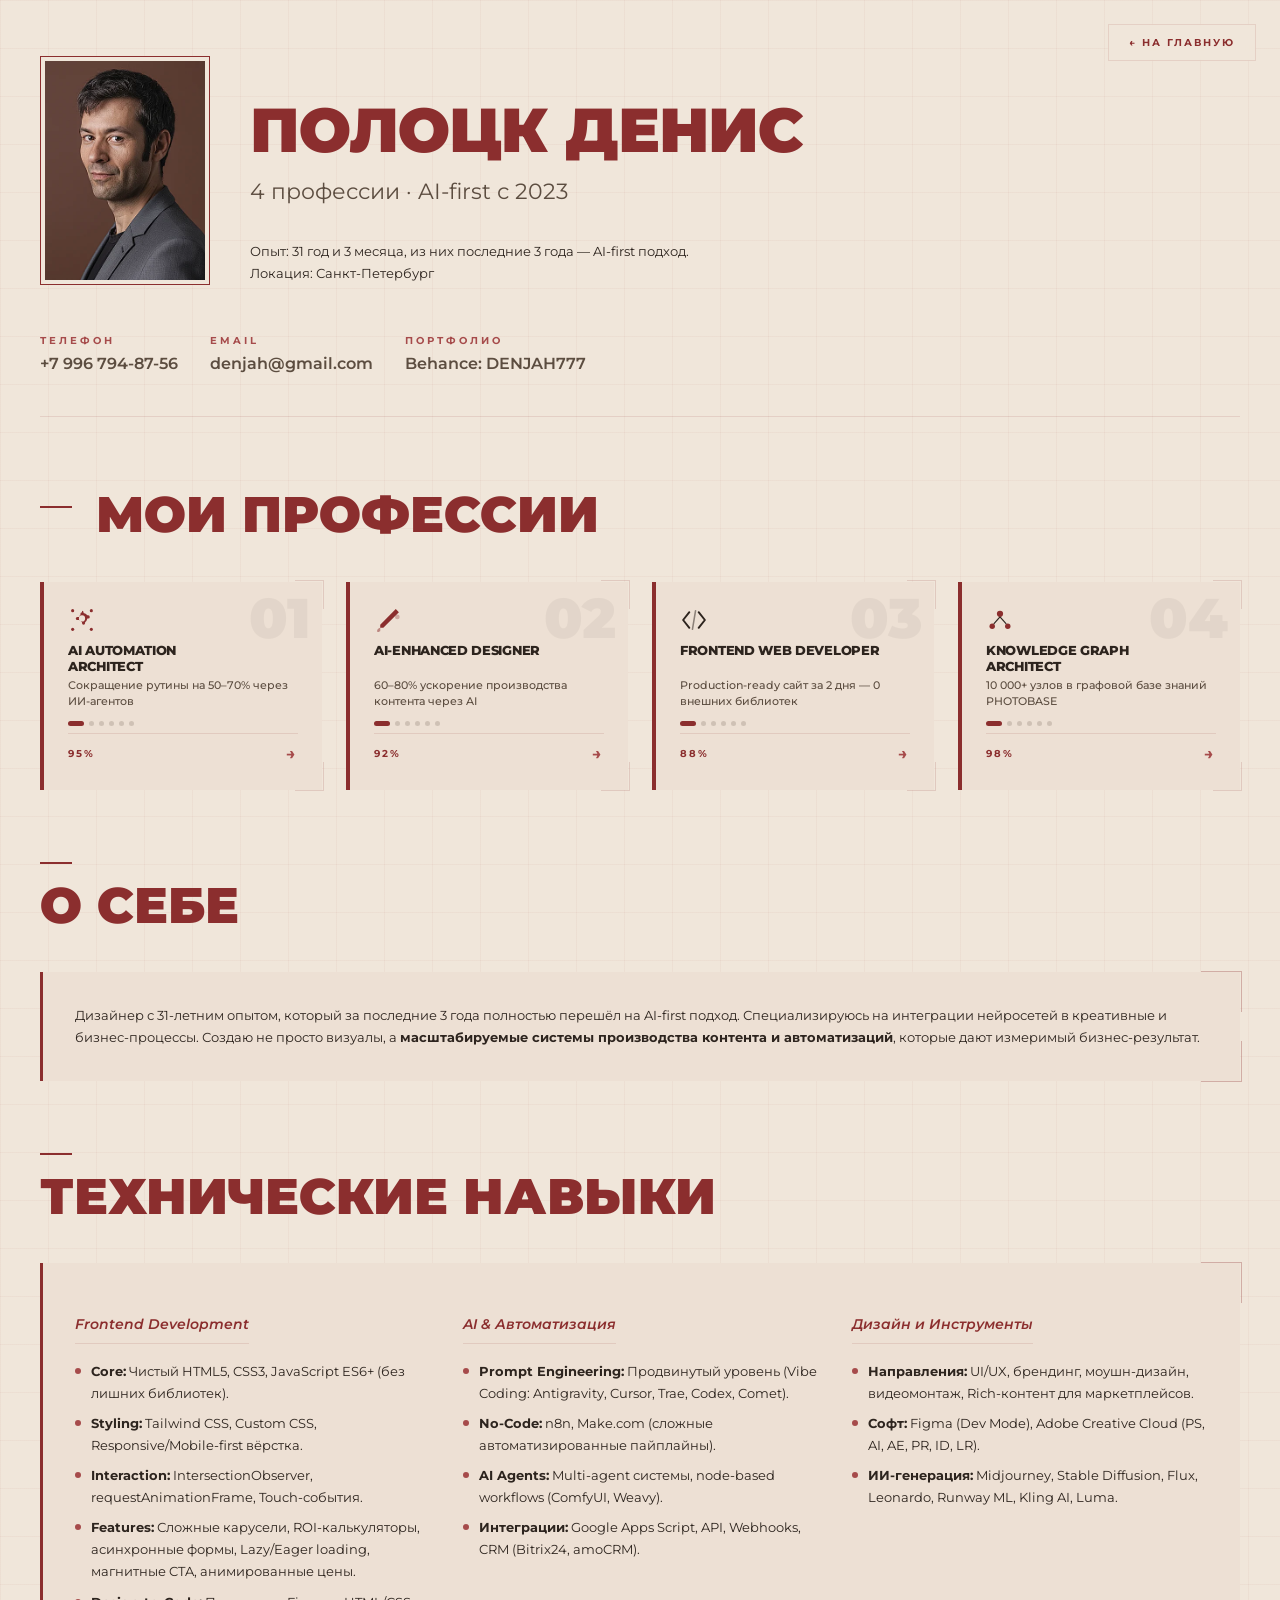
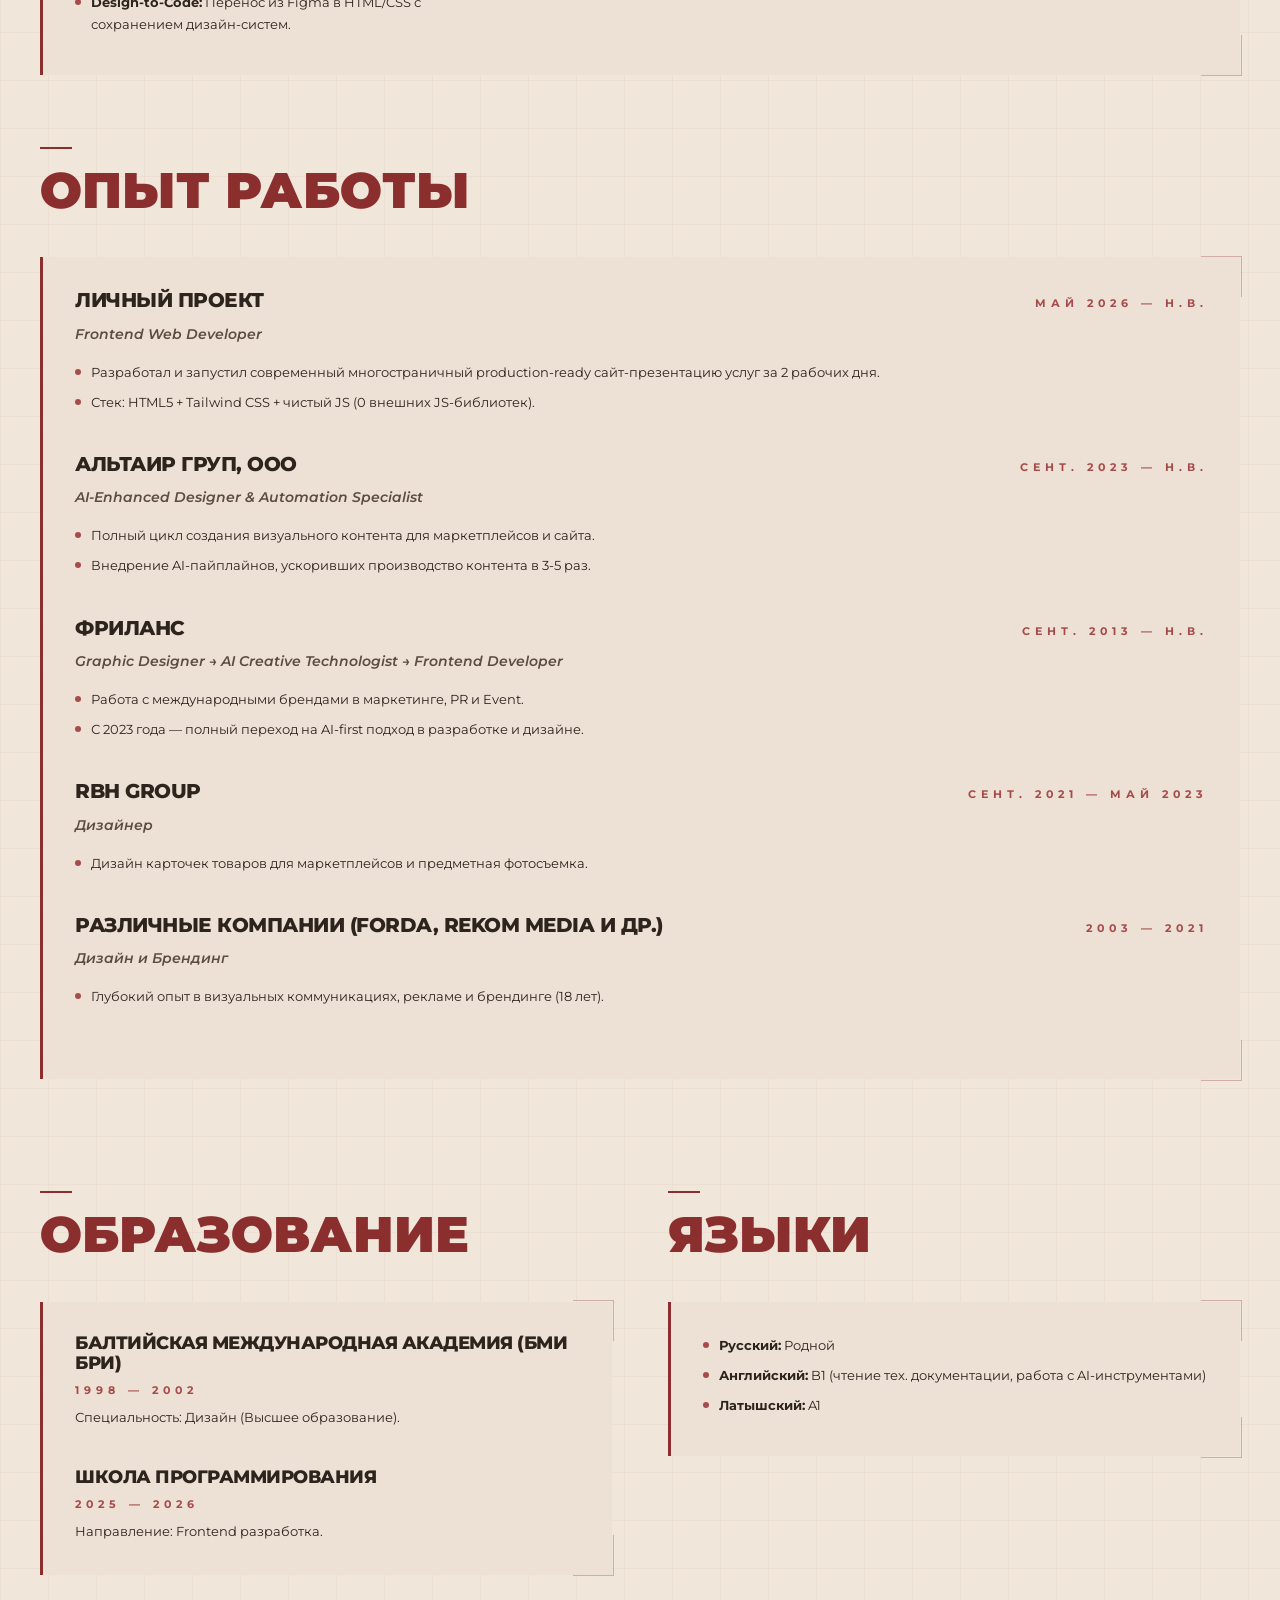
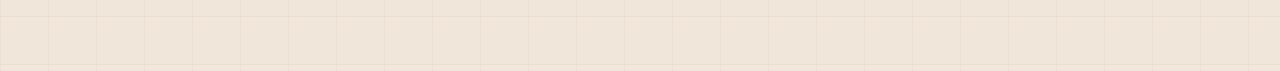
<file: resume/resume.html>
<!DOCTYPE html>
<html lang="ru">
<head>
    <meta charset="UTF-8">
    <meta name="viewport" content="width=device-width, initial-scale=1.0">
    <title>Полоцк Денис - Резюме</title>
    <link rel="icon" type="image/svg+xml" href="../favicon.svg">
    <link rel="preconnect" href="https://fonts.googleapis.com">
    <link rel="preconnect" href="https://fonts.gstatic.com" crossorigin>
    <link href="https://fonts.googleapis.com/css2?family=Montserrat:ital,wght@0,400;0,500;0,600;0,700;0,800;0,900;1,400;1,600&display=swap" rel="stylesheet">
    <style>
        :root {
            /* Цвета */
            --bg: #F0E6DA;
            --bg-alt: #EDE0D4;
            --bg-dark: #1A1715;
            --accent: #8B2E2E;
            --accent-light: #A64B4B;
            --text: #2D241E;
            --text-mid: #5C4D40;
            --text-light: #8A7B6E;
            --line: rgba(139, 46, 46, 0.12);
            --bg-price: rgba(139, 46, 46, 0.04);
            --theme-transition: background-color 0.6s cubic-bezier(0.16,1,0.3,1), color 0.6s cubic-bezier(0.16,1,0.3,1), border-color 0.6s cubic-bezier(0.16,1,0.3,1);
            --grid-line: rgba(139, 46, 46, 0.04);

            /* Spacing */
            --spacing-micro-4: 4px;
            --spacing-micro-8: 8px;
            --spacing-micro-12: 12px;
            --spacing-small-16: 16px;
            --spacing-small-24: 24px;
            --spacing-medium-32: 32px;
            --spacing-medium-40: 40px;
            --spacing-large-56: 56px;
            --spacing-large-72: 72px;
        }

        /* Profession color themes */
        [data-theme="automation"]{
          --bg:#D9CCAD;--bg-alt:#CFC19E;--bg-dark:#2E2A1E;
          --accent:#7A6B2E;--accent-light:#9A8A42;
          --text:#3B3422;--text-mid:#635A42;--text-light:#8A7E68;
          --line:rgba(122,107,46,0.15);--grid-line:rgba(122,107,46,0.05);
        }
        [data-theme="designer"]{
          --bg:#16161E;--bg-alt:#1E1E2A;--bg-dark:#0E0E14;
          --accent:#E8A84C;--accent-light:#F0C070;
          --text:#E8E0D4;--text-mid:#A09888;--text-light:#706860;
          --line:rgba(232,168,76,0.15);--grid-line:rgba(232,168,76,0.04);
        }
        [data-theme="frontend"]{
          --bg:#C8CEBC;--bg-alt:#BBC2AE;--bg-dark:#1E2218;
          --accent:#3E5C32;--accent-light:#557846;
          --text:#262E20;--text-mid:#4A5440;--text-light:#728066;
          --line:rgba(62,92,50,0.15);--grid-line:rgba(62,92,50,0.05);
        }
        [data-theme="knowledge"]{
          --bg:#D4C0AA;--bg-alt:#C8B49C;--bg-dark:#251A10;
          --accent:#5E3D2A;--accent-light:#7A5640;
          --text:#32231A;--text-mid:#5C4838;--text-light:#887060;
          --line:rgba(94,61,42,0.15);--grid-line:rgba(94,61,42,0.05);
        }

        body {
            font-family: 'Montserrat', sans-serif;
            background-color: var(--bg);
            color: var(--text);
            margin: 0;
            padding: 0;
            line-height: 1.5;
            background-image: 
                linear-gradient(var(--grid-line) 1px, transparent 1px),
                linear-gradient(90deg, var(--grid-line) 1px, transparent 1px);
            background-size: 48px 48px;
            transition: var(--theme-transition);
        }

        .container {
            max-width: 1200px;
            margin: 0 auto;
            padding: var(--spacing-large-56) var(--spacing-small-24);
        }

        /* Typography */
        h1 {
            font-size: 62px;
            font-weight: 900;
            text-transform: uppercase;
            line-height: 1.05;
            letter-spacing: -1px;
            color: var(--accent);
            margin-bottom: var(--spacing-micro-12);
        }

        h2 {
            font-size: 50px;
            font-weight: 900;
            text-transform: uppercase;
            line-height: 1.05;
            color: var(--accent);
            margin-top: var(--spacing-large-72);
            margin-bottom: var(--spacing-medium-40);
            position: relative;
        }

        h2::before {
            content: '';
            display: block;
            width: 32px;
            height: 2px;
            background-color: var(--accent);
            margin-bottom: var(--spacing-small-16);
            transition: opacity 0.4s ease;
        }

        h2.has-icon::before {
            display: none;
        }

        .h2-with-icon {
            display: flex;
            align-items: center;
            gap: var(--spacing-small-24);
        }

        #active-prof-icon {
            display: none;
            align-items: center;
            justify-content: center;
            flex-shrink: 0;
            animation: iconFadeIn 0.5s cubic-bezier(0.16, 1, 0.3, 1);
        }

        #active-prof-icon svg {
            width: 44px;
            height: 44px;
            fill: var(--accent);
        }

        @keyframes iconFadeIn {
            from { opacity: 0; transform: translateY(10px); }
            to { opacity: 1; transform: translateY(0); }
        }

        h3 {
            font-size: 26px;
            font-weight: 800;
            text-transform: uppercase;
            line-height: 1.1;
            letter-spacing: -0.5px;
            color: var(--text);
            margin-top: var(--spacing-medium-32);
            margin-bottom: var(--spacing-small-16);
        }

        .subtitle {
            font-size: 22px;
            font-weight: 400;
            line-height: 1.5;
            color: var(--text-mid);
            margin-bottom: var(--spacing-medium-32);
        }

        .body-text {
            font-size: 13px;
            font-weight: 400;
            line-height: 1.7;
            color: var(--text);
        }

        /* Layout Elements */
        .header-section {
            border-bottom: 1.5px solid var(--line);
            padding-bottom: var(--spacing-medium-40);
            margin-bottom: var(--spacing-large-56);
        }

        .contact-info {
            display: flex;
            gap: var(--spacing-medium-32);
            flex-wrap: wrap;
            margin-top: var(--spacing-small-24);
        }

        .contact-item {
            font-size: 16px;
            font-weight: 600;
            color: var(--text-mid);
        }
        
        .contact-item span {
            font-size: 10px;
            font-weight: 700;
            text-transform: uppercase;
            letter-spacing: 3px;
            color: var(--accent-light);
            display: block;
            margin-bottom: var(--spacing-micro-4);
        }

        .section-box {
            background-color: var(--bg-alt);
            border-left: 3px solid var(--accent);
            padding: var(--spacing-medium-32);
            margin-bottom: var(--spacing-medium-40);
            border-radius: 0; /* Strict engineering style */
            position: relative;
            transition: var(--theme-transition);
        }

        /* Corners detail */
        .section-box::before, .section-box::after {
            content: '';
            position: absolute;
            width: 40px;
            height: 40px;
            border: 1.5px solid var(--accent);
            opacity: 0.3;
        }
        .section-box::before {
            top: -1.5px;
            right: -1.5px;
            border-bottom: none;
            border-left: none;
        }
        .section-box::after {
            bottom: -1.5px;
            right: -1.5px;
            border-top: none;
            border-left: none;
        }

        .skills-grid {
            display: grid;
            grid-template-columns: repeat(auto-fit, minmax(300px, 1fr));
            gap: var(--spacing-medium-32);
        }

        .skill-group h4 {
            font-size: 14px;
            font-weight: 600;
            font-style: italic;
            color: var(--accent);
            margin-bottom: var(--spacing-small-16);
            border-bottom: 1.5px solid var(--line);
            padding-bottom: var(--spacing-micro-8);
            display: inline-block;
        }

        .skill-list {
            list-style: none;
            padding: 0;
            margin: 0;
        }

        .skill-list li {
            font-size: 13px;
            line-height: 1.7;
            margin-bottom: var(--spacing-micro-8);
            position: relative;
            padding-left: var(--spacing-small-16);
        }

        .skill-list li::before {
            content: '';
            position: absolute;
            left: 0;
            top: 8px;
            width: 6px;
            height: 6px;
            background-color: var(--accent-light);
            border-radius: 50%;
        }

        .job-item {
            margin-bottom: var(--spacing-medium-40);
        }

        .job-header {
            display: flex;
            justify-content: space-between;
            align-items: baseline;
            flex-wrap: wrap;
            gap: var(--spacing-small-16);
            margin-bottom: var(--spacing-micro-12);
        }

        .job-title {
            font-size: 20px;
            font-weight: 800;
            letter-spacing: -0.5px;
            color: var(--text);
            margin: 0;
        }

        .job-period {
            font-size: 11px;
            font-weight: 700;
            text-transform: uppercase;
            letter-spacing: 5px;
            color: var(--accent-light);
        }

        .job-role {
            font-size: 14px;
            font-weight: 600;
            font-style: italic;
            color: var(--text-mid);
            margin-bottom: var(--spacing-small-16);
        }

        .profile-photo {
            width: 160px;
            height: auto;
            border: 1.5px solid var(--accent);
            padding: 4px;
            background: var(--bg);
            margin-bottom: var(--spacing-small-24);
            transition: var(--theme-transition);
        }

        .header-content {
            display: flex;
            gap: var(--spacing-medium-40);
            align-items: flex-start;
            flex-wrap: wrap;
        }

        .header-text {
            flex: 1;
            min-width: 300px;
        }

        /* Profession Cards */
        .prof-grid{display:grid;grid-template-columns:repeat(auto-fit,minmax(260px,1fr));gap:var(--spacing-small-24);margin-bottom:var(--spacing-medium-40)}
        .pcard{background:var(--bg-alt);border-left:4px solid var(--accent);padding:var(--spacing-small-24);cursor:pointer;position:relative;transition:all .4s cubic-bezier(.16,1,.3,1);display:flex;flex-direction:column}
        .pcard::before,.pcard::after{content:'';position:absolute;width:28px;height:28px;border:1.5px solid var(--accent);opacity:.15;pointer-events:none;transition:opacity .4s}
        .pcard::before{top:-1.5px;right:-1.5px;border-bottom:none;border-left:none}
        .pcard::after{bottom:-1.5px;right:-1.5px;border-top:none;border-left:none}
        .pcard:hover{transform:translateY(-4px);box-shadow:0 12px 40px rgba(0,0,0,.1),0 0 0 1px var(--accent)}
        .pcard:hover::before,.pcard:hover::after{opacity:.5}
        .pcard__num{position:absolute;top:8px;right:12px;font-size:56px;font-weight:900;line-height:1;opacity:.05;pointer-events:none}
        .pcard__header{display:flex;align-items:center;gap:var(--spacing-micro-12);margin-bottom:var(--spacing-small-16)}
        .pcard__icon{flex-shrink:0}
        .pcard__icon svg{width:28px;height:28px;fill:var(--accent)}
        .pcard__title{font-size:13px;font-weight:800;text-transform:uppercase;letter-spacing:-.3px;line-height:1.2;flex:1;display:flex;flex-direction:column;justify-content:center;min-height:2.4em}
        .pcard__title-line{display:block;min-height:1.2em;overflow:hidden;white-space:nowrap}
        .pcard__title .scramble-char{display:inline-block;transition:color .08s;will-change:transform}
        .pcard__title .scramble-char.glitch{color:var(--accent);text-shadow:0 0 8px var(--accent-light)}
        .pcard{transition:all .4s cubic-bezier(.16,1,.3,1),transform .15s ease-out}
        .pcard.magnetic{z-index:10}
        .pcard[data-alt-theme]{transition:all .6s cubic-bezier(.16,1,.3,1),transform .15s ease-out}
        .pcard__carousel{position:relative;min-height:44px;margin-bottom:var(--spacing-micro-12);flex:1}
        .pcard__slides{position:relative;min-height:36px}
        .pcard__slide{position:absolute;top:0;left:0;right:0;font-size:11px;font-weight:500;line-height:1.5;color:var(--text-mid);opacity:0;transform:translateY(6px);transition:all .4s;pointer-events:none}
        .pcard__slide.active{opacity:1;transform:translateY(0);pointer-events:auto}
        .pcard__dots{display:flex;gap:5px;margin-top:var(--spacing-micro-8)}
        .pcard__dot{width:5px;height:5px;border-radius:50%;background:var(--text-light);opacity:.3;transition:all .3s}
        .pcard__dot.active{background:var(--accent);opacity:1;width:16px;border-radius:3px}
        .pcard__meta{display:flex;justify-content:space-between;align-items:center;border-top:1px solid var(--line);padding-top:var(--spacing-micro-8);margin-top:auto;font-size:10px;font-weight:700;text-transform:uppercase;letter-spacing:2px;color:var(--accent)}
        .pcard__arrow{font-size:16px;color:var(--accent-light);transition:transform .3s}
        .pcard:hover .pcard__arrow{transform:translateX(4px)}

        /* Detail View */
        .prof-detail{display:none;margin-bottom:var(--spacing-medium-40)}
        .prof-detail.active{display:block;animation:profFadeUp .5s cubic-bezier(.16,1,.3,1)}
        @keyframes profFadeUp{from{opacity:0;transform:translateY(16px)}to{opacity:1;transform:translateY(0)}}
        .prof-detail__head{display:flex;justify-content:space-between;align-items:flex-start;flex-wrap:wrap;gap:var(--spacing-small-16);margin-bottom:var(--spacing-small-24)}
        .prof-detail__title-wrapper{display:flex;flex-direction:column;flex:1}
        .prof-detail__title{display:flex;align-items:center;gap:var(--spacing-small-16);font-size:clamp(20px,3vw,36px);font-weight:900;text-transform:uppercase;line-height:1.1;color:var(--text)}
        .prof-detail__icon{display:flex;align-items:center;justify-content:center;flex-shrink:0}
        .prof-detail__icon svg{width:44px;height:44px;fill:var(--accent)}
        .detail-title-scramble{display:flex;flex-direction:column;min-height:2.2em;justify-content:center}
        .prof-detail__sub{font-size:10px;font-weight:700;text-transform:uppercase;letter-spacing:4px;color:var(--accent-light);display:block;margin-bottom:var(--spacing-micro-8)}
        .prof-detail__ver{font-size:9px;font-weight:700;text-transform:uppercase;letter-spacing:2px;color:var(--accent-light);padding:3px 10px;border:1.5px solid var(--line)}
        .prof-detail__about{font-size:13px;line-height:1.7;color:var(--text);margin-bottom:var(--spacing-small-24)}
        .prof-nav{display:flex;flex-wrap:wrap;gap:var(--spacing-micro-8);margin-bottom:var(--spacing-small-24)}
        .prof-nav__btn{font-size:10px;font-weight:700;text-transform:uppercase;letter-spacing:1.5px;padding:var(--spacing-micro-8) var(--spacing-micro-12);cursor:pointer;border:1.5px solid var(--line);background:transparent;color:var(--text-mid);transition:all .3s;display:inline-flex;align-items:center;gap:6px}
        .prof-nav__btn:hover{color:var(--accent);border-color:var(--accent);background:var(--bg-alt)}
        .prof-nav__btn.active{color:var(--accent);border-color:var(--accent);background:var(--bg-alt);font-weight:800}
        .prof-nav__btn--back{color:var(--text-light);border-color:transparent;background:none}
        .prof-nav__btn--back:hover{color:var(--accent);border-color:var(--line)}
        .prof-nav__btn svg{width:14px;height:14px;fill:currentColor;flex-shrink:0}
        .sk-cat{font-size:13px;font-weight:600;font-style:italic;color:var(--accent);margin-bottom:var(--spacing-micro-12);border-bottom:1.5px solid var(--line);padding-bottom:var(--spacing-micro-4);display:inline-block;margin-top:var(--spacing-small-16)}
        .sk-row{display:flex;align-items:center;gap:var(--spacing-micro-12);margin-bottom:var(--spacing-micro-8)}
        .sk-row__name{font-size:11px;font-weight:500;min-width:220px;flex-shrink:0}
        .sk-row__bar{flex:1;height:5px;background:var(--line);position:relative;overflow:hidden}
        .sk-row__fill{position:absolute;top:0;left:0;bottom:0;width:0;background:var(--accent);transition:width .8s cubic-bezier(.16,1,.3,1)}
        .sk-row__val{font-size:10px;font-weight:800;min-width:30px;text-align:right}
        .prof-results{background:var(--bg-dark);color:var(--bg);padding:var(--spacing-small-24);margin-top:var(--spacing-small-24)}
        .prof-results__title{font-size:11px;font-weight:700;text-transform:uppercase;letter-spacing:3px;color:var(--accent-light);margin-bottom:var(--spacing-micro-12)}
        .prof-results__text{font-size:13px;line-height:1.7;opacity:.8}

        @media(max-width:768px){
            .sk-row{flex-direction:column;align-items:flex-start;gap:3px}
            .sk-row__name{min-width:unset}
            .sk-row__bar{width:100%}
        }

    </style>
</head>
<body>
    <a href="../index.html" style="position: fixed; top: 24px; right: 24px; z-index: 100; text-decoration: none; font-size: 10px; font-weight: 700; text-transform: uppercase; letter-spacing: 2px; color: var(--accent); border: 1.5px solid var(--line); padding: 10px 20px; background: rgba(240, 230, 218, 0.8); backdrop-filter: blur(4px); transition: all 0.3s cubic-bezier(0.16, 1, 0.3, 1);" onmouseover="this.style.background='var(--accent)';this.style.color='white';this.style.borderColor='var(--accent)'" onmouseout="this.style.background='rgba(240, 230, 218, 0.8)';this.style.color='var(--accent)';this.style.borderColor='var(--line)'">← НА ГЛАВНУЮ</a>

    <div class="container">
        <!-- Header -->
        <div class="header-section">
            <div class="header-content">
                <img src="den_polock.webp" alt="Полоцк Денис" class="profile-photo">
                <div class="header-text">
                    <h1>Полоцк Денис</h1>
                    <div class="subtitle">4 профессии · AI-first с 2023</div>
                    <div class="body-text">
                        Опыт: 31 год и 3 месяца, из них последние 3 года — AI-first подход.<br>
                        Локация: Санкт-Петербург
                    </div>
                </div>
            </div>
            
            <div class="contact-info">
                <div class="contact-item">
                    <span>Телефон</span>
                    <a href="tel:+79967948756" style="text-decoration: none; color: inherit;">+7 996 794-87-56</a>
                </div>
                <div class="contact-item">
                    <span>Email</span>
                    <a href="mailto:denjah@gmail.com" style="text-decoration: none; color: inherit;">denjah@gmail.com</a>
                </div>
                <div class="contact-item">
                    <span>Портфолио</span>
                    <a href="https://www.behance.net/DENJAH777" target="_blank" style="text-decoration: none; color: inherit;">Behance: DENJAH777</a>
                </div>
            </div>
        </div>

        <!-- Профессии -->
        <h2 id="professions-title" class="h2-with-icon">
            <span id="active-prof-icon"></span>
            <span class="title-text">Мои профессии</span>
        </h2>
        <div class="prof-grid" id="prof-grid"></div>

        <!-- Detail View -->
        <div id="prof-detail" class="prof-detail"></div>

        <!-- О себе -->
        <h2>О себе</h2>
        <div class="section-box">
            <div class="body-text">
                Дизайнер с 31-летним опытом, который за последние 3 года полностью перешёл на AI-first подход. Специализируюсь на интеграции нейросетей в креативные и бизнес-процессы. Создаю не просто визуалы, а <strong>масштабируемые системы производства контента и автоматизаций</strong>, которые дают измеримый бизнес-результат.
            </div>
        </div>

        <!-- Навыки -->
        <h2>Технические навыки</h2>
        <div class="skills-grid section-box">
            <div class="skill-group">
                <h4>Frontend Development</h4>
                <ul class="skill-list">
                    <li><strong>Core:</strong> Чистый HTML5, CSS3, JavaScript ES6+ (без лишних библиотек).</li>
                    <li><strong>Styling:</strong> Tailwind CSS, Custom CSS, Responsive/Mobile-first вёрстка.</li>
                    <li><strong>Interaction:</strong> IntersectionObserver, requestAnimationFrame, Touch-события.</li>
                    <li><strong>Features:</strong> Сложные карусели, ROI-калькуляторы, асинхронные формы, Lazy/Eager loading, магнитные CTA, анимированные цены.</li>
                    <li><strong>Design-to-Code:</strong> Перенос из Figma в HTML/CSS с сохранением дизайн-систем.</li>
                </ul>
            </div>
            
            <div class="skill-group">
                <h4>AI & Автоматизация</h4>
                <ul class="skill-list">
                    <li><strong>Prompt Engineering:</strong> Продвинутый уровень (Vibe Coding: Antigravity, Cursor, Trae, Codex, Comet).</li>
                    <li><strong>No-Code:</strong> n8n, Make.com (сложные автоматизированные пайплайны).</li>
                    <li><strong>AI Agents:</strong> Multi-agent системы, node-based workflows (ComfyUI, Weavy).</li>
                    <li><strong>Интеграции:</strong> Google Apps Script, API, Webhooks, CRM (Bitrix24, amoCRM).</li>
                </ul>
            </div>

            <div class="skill-group">
                <h4>Дизайн и Инструменты</h4>
                <ul class="skill-list">
                    <li><strong>Направления:</strong> UI/UX, брендинг, моушн-дизайн, видеомонтаж, Rich-контент для маркетплейсов.</li>
                    <li><strong>Софт:</strong> Figma (Dev Mode), Adobe Creative Cloud (PS, AI, AE, PR, ID, LR).</li>
                    <li><strong>ИИ-генерация:</strong> Midjourney, Stable Diffusion, Flux, Leonardo, Runway ML, Kling AI, Luma.</li>
                </ul>
            </div>
        </div>

        <!-- Опыт работы -->
        <h2>Опыт работы</h2>
        <div class="section-box">
            <div class="job-item">
                <div class="job-header">
                    <h3 class="job-title">Личный проект</h3>
                    <div class="job-period">Май 2026 — Н.В.</div>
                </div>
                <div class="job-role">Frontend Web Developer</div>
                <ul class="skill-list">
                    <li>Разработал и запустил современный многостраничный production-ready сайт-презентацию услуг за 2 рабочих дня.</li>
                    <li>Стек: HTML5 + Tailwind CSS + чистый JS (0 внешних JS-библиотек).</li>
                </ul>
            </div>

            <div class="job-item">
                <div class="job-header">
                    <h3 class="job-title">Альтаир Груп, ООО</h3>
                    <div class="job-period">Сент. 2023 — Н.В.</div>
                </div>
                <div class="job-role">AI-Enhanced Designer & Automation Specialist</div>
                <ul class="skill-list">
                    <li>Полный цикл создания визуального контента для маркетплейсов и сайта.</li>
                    <li>Внедрение AI-пайплайнов, ускоривших производство контента в 3-5 раз.</li>
                </ul>
            </div>

            <div class="job-item">
                <div class="job-header">
                    <h3 class="job-title">Фриланс</h3>
                    <div class="job-period">Сент. 2013 — Н.В.</div>
                </div>
                <div class="job-role">Graphic Designer → AI Creative Technologist → Frontend Developer</div>
                <ul class="skill-list">
                    <li>Работа с международными брендами в маркетинге, PR и Event.</li>
                    <li>С 2023 года — полный переход на AI-first подход в разработке и дизайне.</li>
                </ul>
            </div>
            
            <div class="job-item">
                <div class="job-header">
                    <h3 class="job-title">RBH Group</h3>
                    <div class="job-period">Сент. 2021 — Май 2023</div>
                </div>
                <div class="job-role">Дизайнер</div>
                <ul class="skill-list">
                    <li>Дизайн карточек товаров для маркетплейсов и предметная фотосъемка.</li>
                </ul>
            </div>

            <div class="job-item">
                <div class="job-header">
                    <h3 class="job-title">Различные компании (ForDA, REKOM Media и др.)</h3>
                    <div class="job-period">2003 — 2021</div>
                </div>
                <div class="job-role">Дизайн и Брендинг</div>
                <ul class="skill-list">
                    <li>Глубокий опыт в визуальных коммуникациях, рекламе и брендинге (18 лет).</li>
                </ul>
            </div>
        </div>

        <!-- Образование и Языки -->
        <div style="display: flex; gap: var(--spacing-large-56); flex-wrap: wrap;">
            <div style="flex: 1; min-width: 300px;">
                <h2>Образование</h2>
                <div class="section-box">
                    <div class="job-item">
                        <h3 class="job-title" style="margin-top: 0; font-size: 18px;">Балтийская Международная Академия (БМИ БРИ)</h3>
                        <div class="job-period" style="margin: 8px 0;">1998 — 2002</div>
                        <div class="body-text">Специальность: Дизайн (Высшее образование).</div>
                    </div>
                    <div class="job-item" style="margin-bottom: 0;">
                        <h3 class="job-title" style="margin-top: 0; font-size: 18px;">Школа программирования</h3>
                        <div class="job-period" style="margin: 8px 0;">2025 — 2026</div>
                        <div class="body-text">Направление: Frontend разработка.</div>
                    </div>
                </div>
            </div>

            <div style="flex: 1; min-width: 300px;">
                <h2>Языки</h2>
                <div class="section-box">
                    <ul class="skill-list">
                        <li><strong>Русский:</strong> Родной</li>
                        <li><strong>Английский:</strong> B1 (чтение тех. документации, работа с AI-инструментами)</li>
                        <li><strong>Латышский:</strong> A1</li>
                    </ul>
                </div>
            </div>
        </div>

    </div>
<script src="resume.js"></script>

</body>
</html>
</file>
